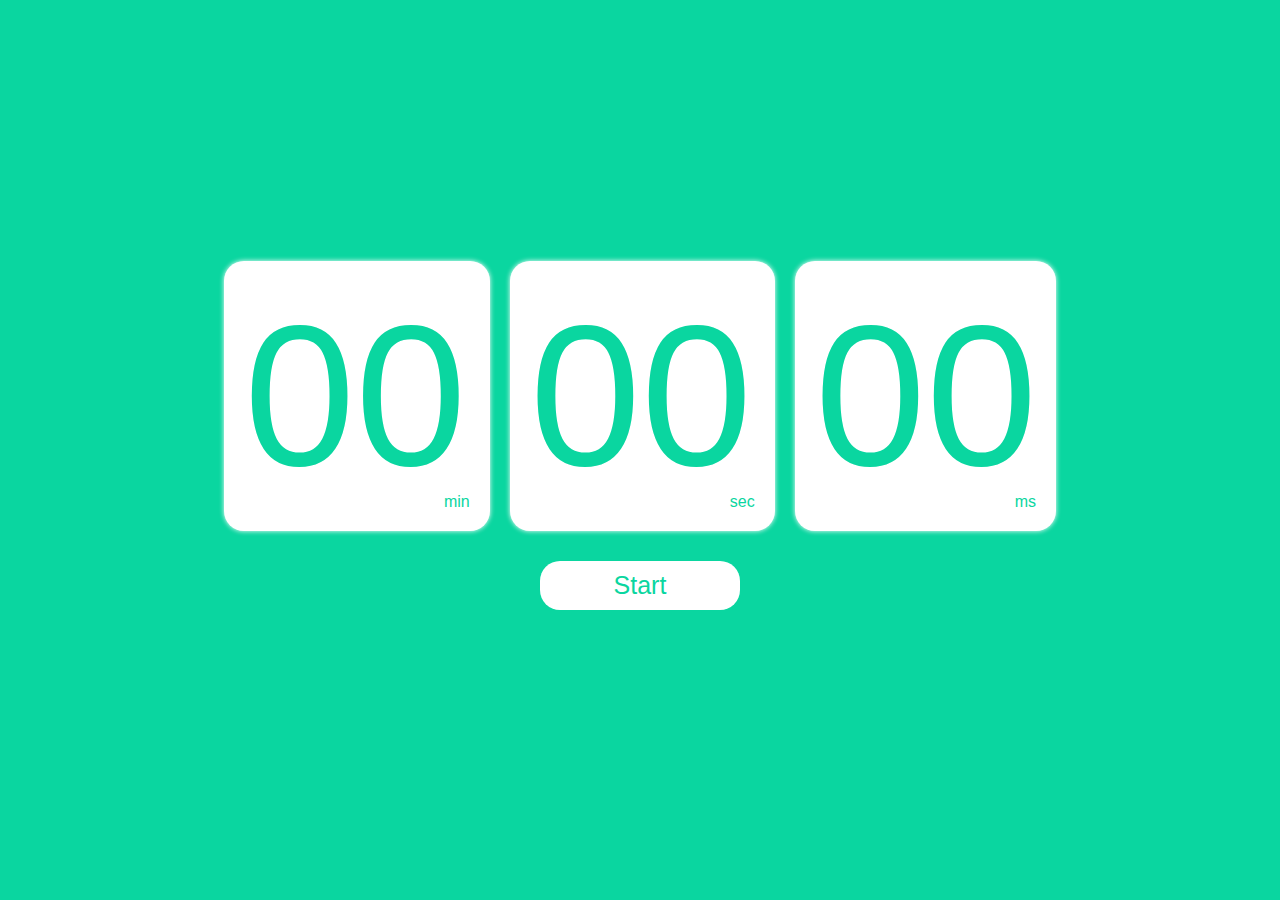
<file: index.html>
<!DOCTYPE html>
<html lang="en">
    <meta charset="UTF-8">
    <meta http-equiv="X-UA-Compatible" content="IE=edge">
    <meta name="viewport" content="width=device-width, initial-scale=1.0">
    <title>My Stopwatch</title>
    <link rel="icon" type="image/x-icon" href="./stopwatch_icon.png">
    <link rel="stylesheet" href="./style.css">
</head>

<body>
    <!-- 10hr 30min 11sec -->
    <!-- stop reset -->
    <!-- continue reset -->
    <!-- start -->


    <!-- c1 -->
    <div class="container1">
        <div class="number">
            <p id="min">00</p>
            <span>min</span>
        </div>
        <div class="number">
            <p id="sec">00</p>
            <span>sec</span>
        </div>
        <div class="number">
            <p id="ms">00</p>
            <span>ms</span>
        </div>
    </div>
    <!--  -->


    <!-- c2 -->
    <div class="container2">
        <button id="stopbtn" onclick="stop()">Stop</button>
        <button id="resetbtn" onclick="reset()">Reset</button>
        <button id="startbtn" onclick="start()">Start</button>
        <!-- <button>Start</button> -->
    </div>
    <!--  -->
</body>

<script>
// stopped ->  00:00:00 -> start
// running ->  10:30:11 -> stop reset
// continue ->  10:30:11 -> start reset


const btnstatus = (status) =>{
    if(status == "stopped")
    
    {
        document
    .getElementById("startbtn").style.display = "block";
        document.getElementById("stopbtn").style.display = "none";
        document.getElementById("resetbtn").style.display = "none";
    }
    else if(status == "running"){
        document.getElementById("startbtn").style.display = "none";
        document.getElementById("stopbtn").style.display = "block";
        document.getElementById("resetbtn").style.display = "block";
    }
    else if(status == "continue"){
        document.getElementById("startbtn").style.display = "block";
        document.getElementById("stopbtn").style.display = "none";
        document.getElementById("resetbtn").style.display = "block";
    }
}



let time = {
    min: 0,
    sec: 0,
    ms: 0
}


let min = document.getElementById("min");
let sec = document.getElementById("sec");
let ms = document.getElementById("ms");



const start = ()=>{
   btnstatus("running");

   starttimer = setInterval(()=>{
    time.ms++;

    if(time.ms == 100){
        time.ms = 00;
        time.sec++;
    }
    if (time.sec == 60){
        time.sec = 00;
        time.min++;
    }
    if(time.min == 60){
        time.min = 00;
        // reset 
    }

   
    ms.innerHTML = time.ms;
    sec.innerHTML = time.sec;
    min.innerHTML = time.min;

    if(time.min < 10){
        min.innerHTML = "0" + time.min;
    }
    if(time.sec < 10){
        sec.innerHTML = "0" + time.sec;
    }
    if(time.ms < 10){
        ms.innerHTML = "0" + time.ms;
    }
   },10)

}

const stop = ()=>{
    clearInterval(starttimer);
    btnstatus("continue");
}
const reset = ()=>{
    stop();
    time.min = 0;
    time.sec = 0;
    time.ms = 0;

    ms.innerHTML = "00";
    sec.innerHTML = "00";
    min.innerHTML = "00";
    btnstatus("stopped");
}

btnstatus("stopped");
</script>

</html>
</file>
<file: style.css>
* {
    margin: 0;
    padding: 0;
}

/*This is a code block that defines some CSS variables using the :root selector. CSS variables
 are custom properties that can be reused throughout your stylesheet.*/
:root {
    --primary-color: #0AD6A0;
    --secondary-color: white;
    /**/
}

body {
    background-color: var(--primary-color);
    font-family: 'Open Sans', sans-serif;
    display: flex;
    align-items: center;
    flex-direction: column;
    height: 100vh;
    justify-content: center;
    /* color: var(--secondary-color); */
}


.container1 {
    display: flex;
    /* flex-direction: row; */
}

.container1 .number{
    margin: 0 10px;
    box-shadow: 0px 0px 5px 0px rgb(255, 255, 255);
    display: flex;
    justify-content: center;
    align-items: flex-end;
    background-color: var(--secondary-color);
    color: var(--primary-color);
    padding: 20px;
    border-radius: 20px;
}

.container1 .number p {
    font-size: 200px;
    font-weight: 400;
    width: 200px;
}


.container2 {
    margin: 20px;
    display: flex;
}

.container2 button {
    color: var(--primary-color);
    background-color: var(--secondary-color);
    font-size: 25px;
    font-weight: 300;
    padding: 10px 20px;
    border: none;
    border-radius: 20px;
    margin: 10px 20px;
    width: 200px;
}

.container2 button:hover {
    background-color: black;
    color: var(--secondary-color);
    cursor: pointer;
    /* box-shadow: 0px 0px 10px 5px var(--secondary-color); */
}


@media (max-width: 1100px) {

    .container1 .number {
        font-size: 100px;
    }

    .container1 .number span {
        font-size: 20px;
    }
}

@media (max-width: 650px) {
    body {
        flex-direction: column-reverse;
    }

    .container1 {
        flex-direction: column;
    }

    .container1 .number {
        margin: 10px;
        font-size: 80px;
    }

    .container2 button {
        font-size: 20px;
        padding: 5px;
        width: 150px;
        margin: 0px 5px;
    }

    .container2 {
        margin: 5px;
    }
}

@media (max-width:350px) {
    .container2 {
        margin: 5px;
        display: flex;
        flex-direction: column;
    }
    .container2 button{
        margin: 5px;
    }
}
</file>
